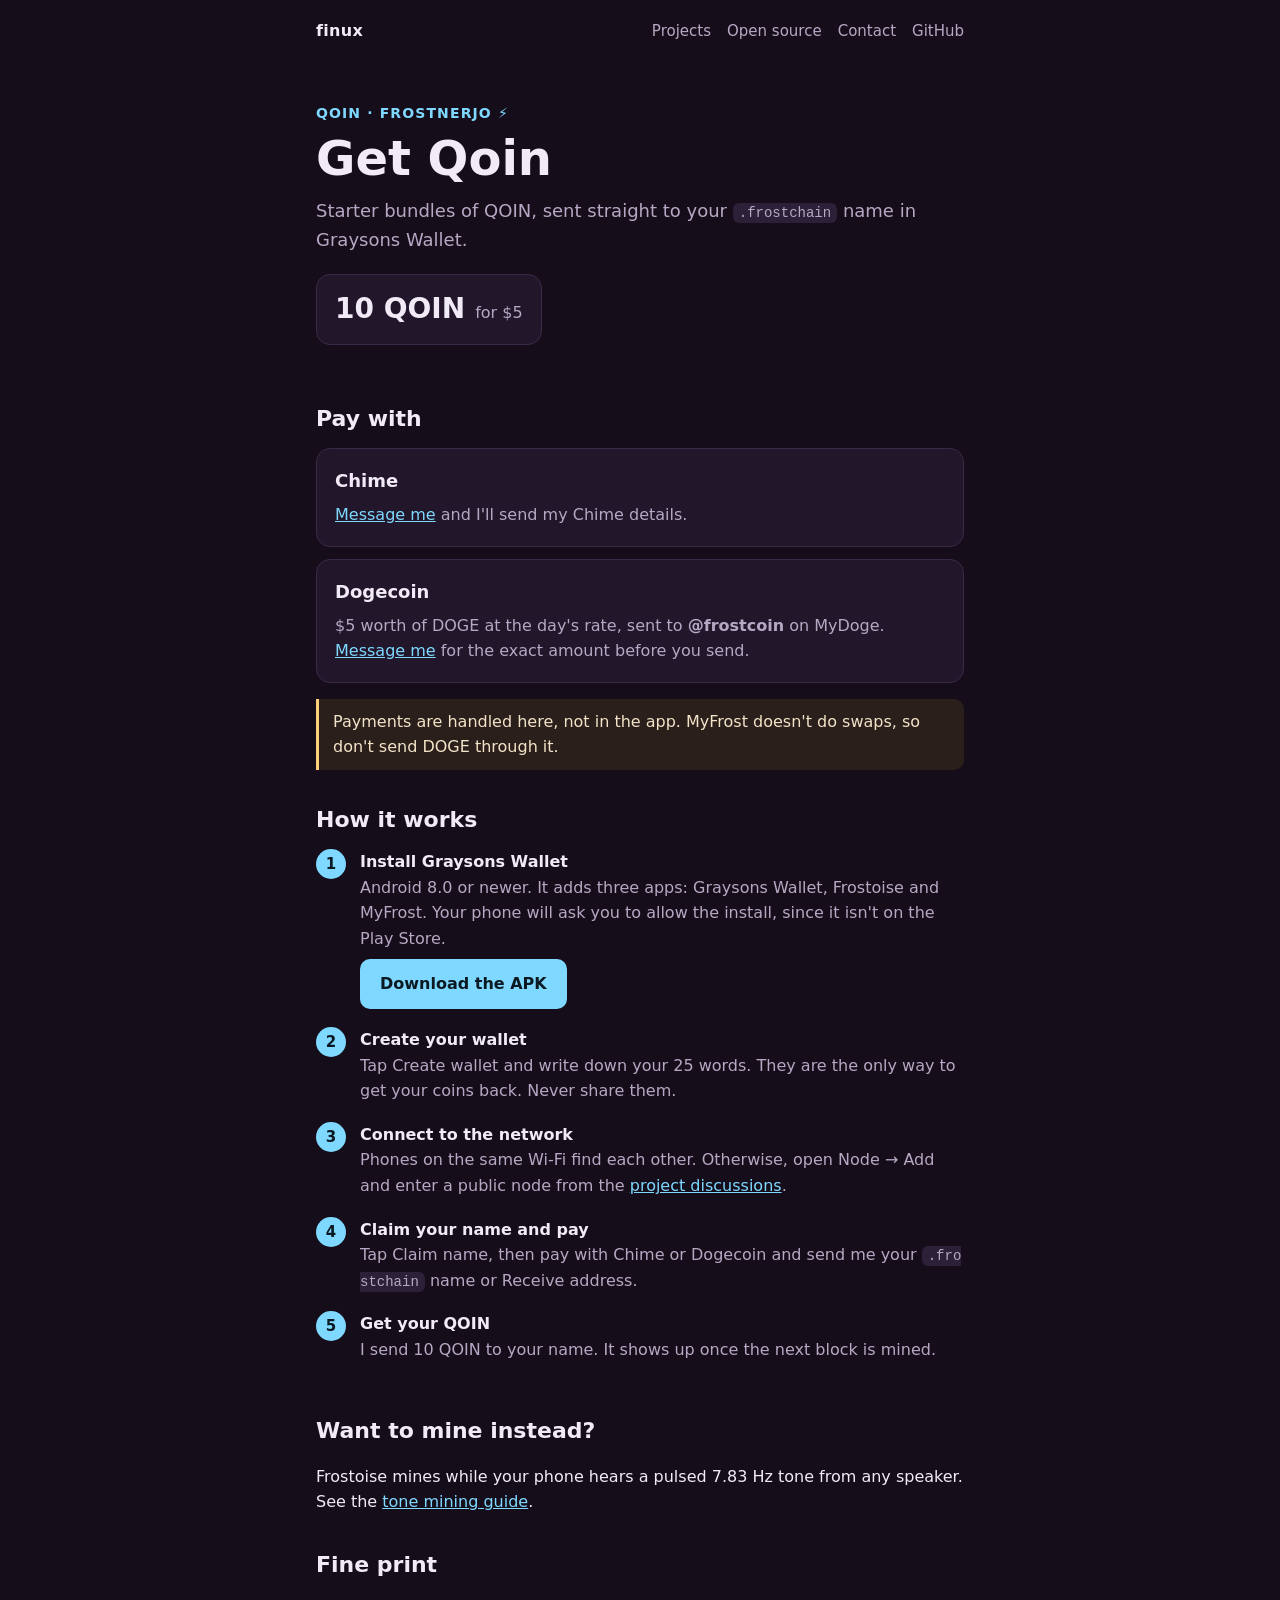
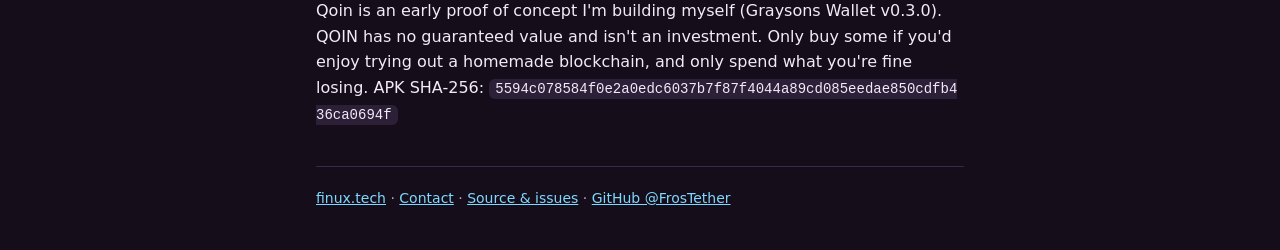
<file: attachments/index.html>
<!doctype html>
<html lang="en">
<head>
<meta charset="utf-8">
<meta name="viewport" content="width=device-width, initial-scale=1">
<title>Get Qoin | finux</title>
<meta name="description" content="Get 10 QOIN for $5. Pay with Chime or Dogecoin, install Graysons Wallet, and receive your QOIN by .frostchain name.">
<meta name="theme-color" content="#150E1A">
<link rel="canonical" href="https://finux.tech/getqoin">
<meta property="og:title" content="Get Qoin | finux">
<meta property="og:description" content="10 QOIN for $5. Pay with Chime or Dogecoin.">
<meta property="og:url" content="https://finux.tech/getqoin">
<meta property="og:image" content="https://finux.tech/og.jpg">
<style>
  :root {
    --bg: #150E1A; --panel: #21162A; --line: #3A2A48; --text: #F1EAF7;
    --muted: #B6A8C4; --accent: #7FD8FF; --accent-ink: #0B1A22; --warn: #FFCF7A;
  }
  * { box-sizing: border-box; }
  body { margin: 0; background: var(--bg); color: var(--text);
    font: 16px/1.6 system-ui, -apple-system, "Segoe UI", Roboto, sans-serif; }
  a { color: var(--accent); }
  .wrap { max-width: 680px; margin: 0 auto; padding: 0 16px; }
  header.top { display: flex; justify-content: space-between; align-items: center; padding: 18px 0; }
  header.top a { text-decoration: none; color: var(--text); }
  .brand { font-weight: 700; letter-spacing: .02em; }
  nav a { margin-left: 16px; color: var(--muted) !important; font-size: 15px; }
  .hero { padding: 40px 0 24px; }
  .eyebrow { color: var(--accent); font-weight: 600; font-size: 14px; letter-spacing: .08em; text-transform: uppercase; }
  h1 { font-size: clamp(32px, 8vw, 48px); line-height: 1.1; margin: 8px 0 12px; }
  .lede { color: var(--muted); font-size: 18px; margin: 0; }
  .price { display: inline-flex; gap: 10px; align-items: baseline; margin-top: 20px;
    background: var(--panel); border: 1px solid var(--line); border-radius: 14px; padding: 12px 18px; }
  .price b { font-size: 28px; }
  .price span { color: var(--muted); }
  section { margin: 32px 0; }
  h2 { font-size: 22px; margin: 0 0 12px; }
  .card { background: var(--panel); border: 1px solid var(--line); border-radius: 14px; padding: 18px; margin-bottom: 12px; }
  .card h3 { margin: 0 0 6px; font-size: 18px; }
  .card p { margin: 0; color: var(--muted); }
  ol.steps { list-style: none; counter-reset: s; padding: 0; margin: 0; }
  ol.steps li { counter-increment: s; position: relative; padding: 0 0 18px 44px; }
  ol.steps li::before { content: counter(s); position: absolute; left: 0; top: 0; width: 30px; height: 30px;
    border-radius: 50%; background: var(--accent); color: var(--accent-ink); font-weight: 700;
    display: grid; place-items: center; font-size: 15px; }
  ol.steps li b { display: block; }
  ol.steps li span { color: var(--muted); }
  .btn { display: inline-block; background: var(--accent); color: var(--accent-ink); font-weight: 700;
    text-decoration: none; padding: 12px 20px; border-radius: 10px; margin-top: 8px; }
  code { background: #2C1F38; padding: 2px 6px; border-radius: 6px; font-size: 14px; word-break: break-all; }
  .note { border-left: 3px solid var(--warn); padding: 10px 14px; background: #2A1F1A; border-radius: 0 10px 10px 0; color: #F3E3C8; }
  footer { border-top: 1px solid var(--line); margin-top: 40px; padding: 20px 0 40px; color: var(--muted); font-size: 14px; }
</style>
</head>
<body>
<div class="wrap">
  <header class="top">
    <a class="brand" href="https://finux.tech/">finux</a>
    <nav><a href="https://finux.tech/projects">Projects</a><a href="https://finux.tech/opensource">Open source</a><a href="https://finux.tech/contact">Contact</a><a href="https://github.com/FrosTether">GitHub</a></nav>
  </header>

  <div class="hero">
    <div class="eyebrow">Qoin · Frostnerjo ⚡</div>
    <h1>Get Qoin</h1>
    <p class="lede">Starter bundles of QOIN, sent straight to your <code>.frostchain</code> name in Graysons Wallet.</p>
    <div class="price"><b>10 QOIN</b><span>for $5</span></div>
  </div>

  <section>
    <h2>Pay with</h2>
    <div class="card">
      <h3>Chime</h3>
      <p><a href="https://finux.tech/contact">Message me</a> and I'll send my Chime details.</p>
    </div>
    <div class="card">
      <h3>Dogecoin</h3>
      <p>$5 worth of DOGE at the day's rate, sent to <b>@frostcoin</b> on MyDoge. <a href="https://finux.tech/contact">Message me</a> for the exact amount before you send.</p>
    </div>
    <p class="note">Payments are handled here, not in the app. MyFrost doesn't do swaps, so don't send DOGE through it.</p>
  </section>

  <section>
    <h2>How it works</h2>
    <ol class="steps">
      <li><b>Install Graysons Wallet</b><span>Android 8.0 or newer. It adds three apps: Graysons Wallet, Frostoise and MyFrost. Your phone will ask you to allow the install, since it isn't on the Play Store.</span><br>
        <a class="btn" href="https://github.com/FrosTether/Graysons-Wallet/raw/main/releases/GraysonsWallet-0.3.0-poc.apk">Download the APK</a></li>
      <li><b>Create your wallet</b><span>Tap Create wallet and write down your 25 words. They are the only way to get your coins back. Never share them.</span></li>
      <li><b>Connect to the network</b><span>Phones on the same Wi-Fi find each other. Otherwise, open Node → Add and enter a public node from the <a href="https://github.com/FrosTether/Graysons-Wallet/discussions">project discussions</a>.</span></li>
      <li><b>Claim your name and pay</b><span>Tap Claim name, then pay with Chime or Dogecoin and send me your <code>.frostchain</code> name or Receive address.</span></li>
      <li><b>Get your QOIN</b><span>I send 10 QOIN to your name. It shows up once the next block is mined.</span></li>
    </ol>
  </section>

  <section>
    <h2>Want to mine instead?</h2>
    <p>Frostoise mines while your phone hears a pulsed 7.83 Hz tone from any speaker. See the <a href="https://github.com/FrosTether/Graysons-Wallet#tone-mining">tone mining guide</a>.</p>
  </section>

  <section>
    <h2>Fine print</h2>
    <p>Qoin is an early proof of concept I'm building myself (Graysons Wallet v0.3.0). QOIN has no guaranteed value and isn't an investment. Only buy some if you'd enjoy trying out a homemade blockchain, and only spend what you're fine losing. APK SHA-256: <code>5594c078584f0e2a0edc6037b7f87f4044a89cd085eedae850cdfb436ca0694f</code></p>
  </section>

  <footer>
    <a href="https://finux.tech/">finux.tech</a> · <a href="https://finux.tech/contact">Contact</a> · <a href="https://github.com/FrosTether/Graysons-Wallet">Source &amp; issues</a> · <a href="https://github.com/FrosTether">GitHub @FrosTether</a>
  </footer>
</div>
</body>
</html>
</file>
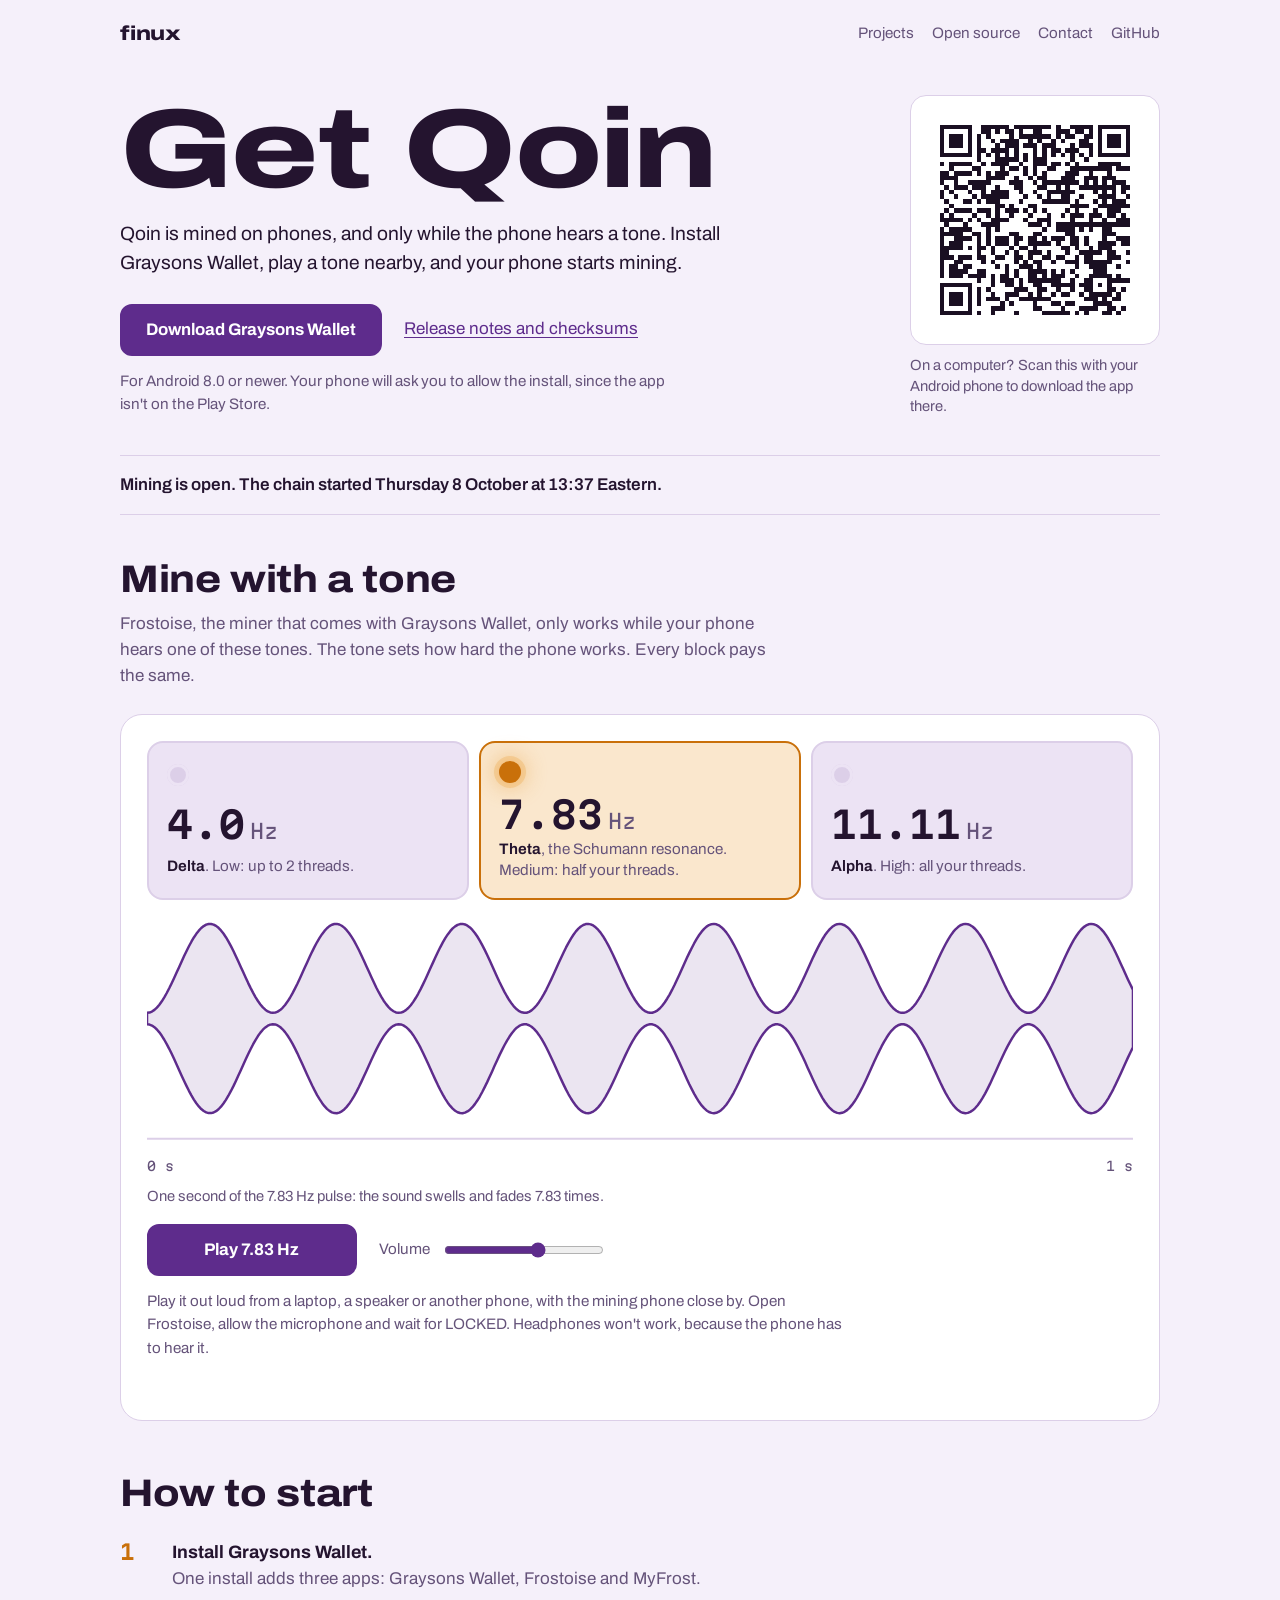
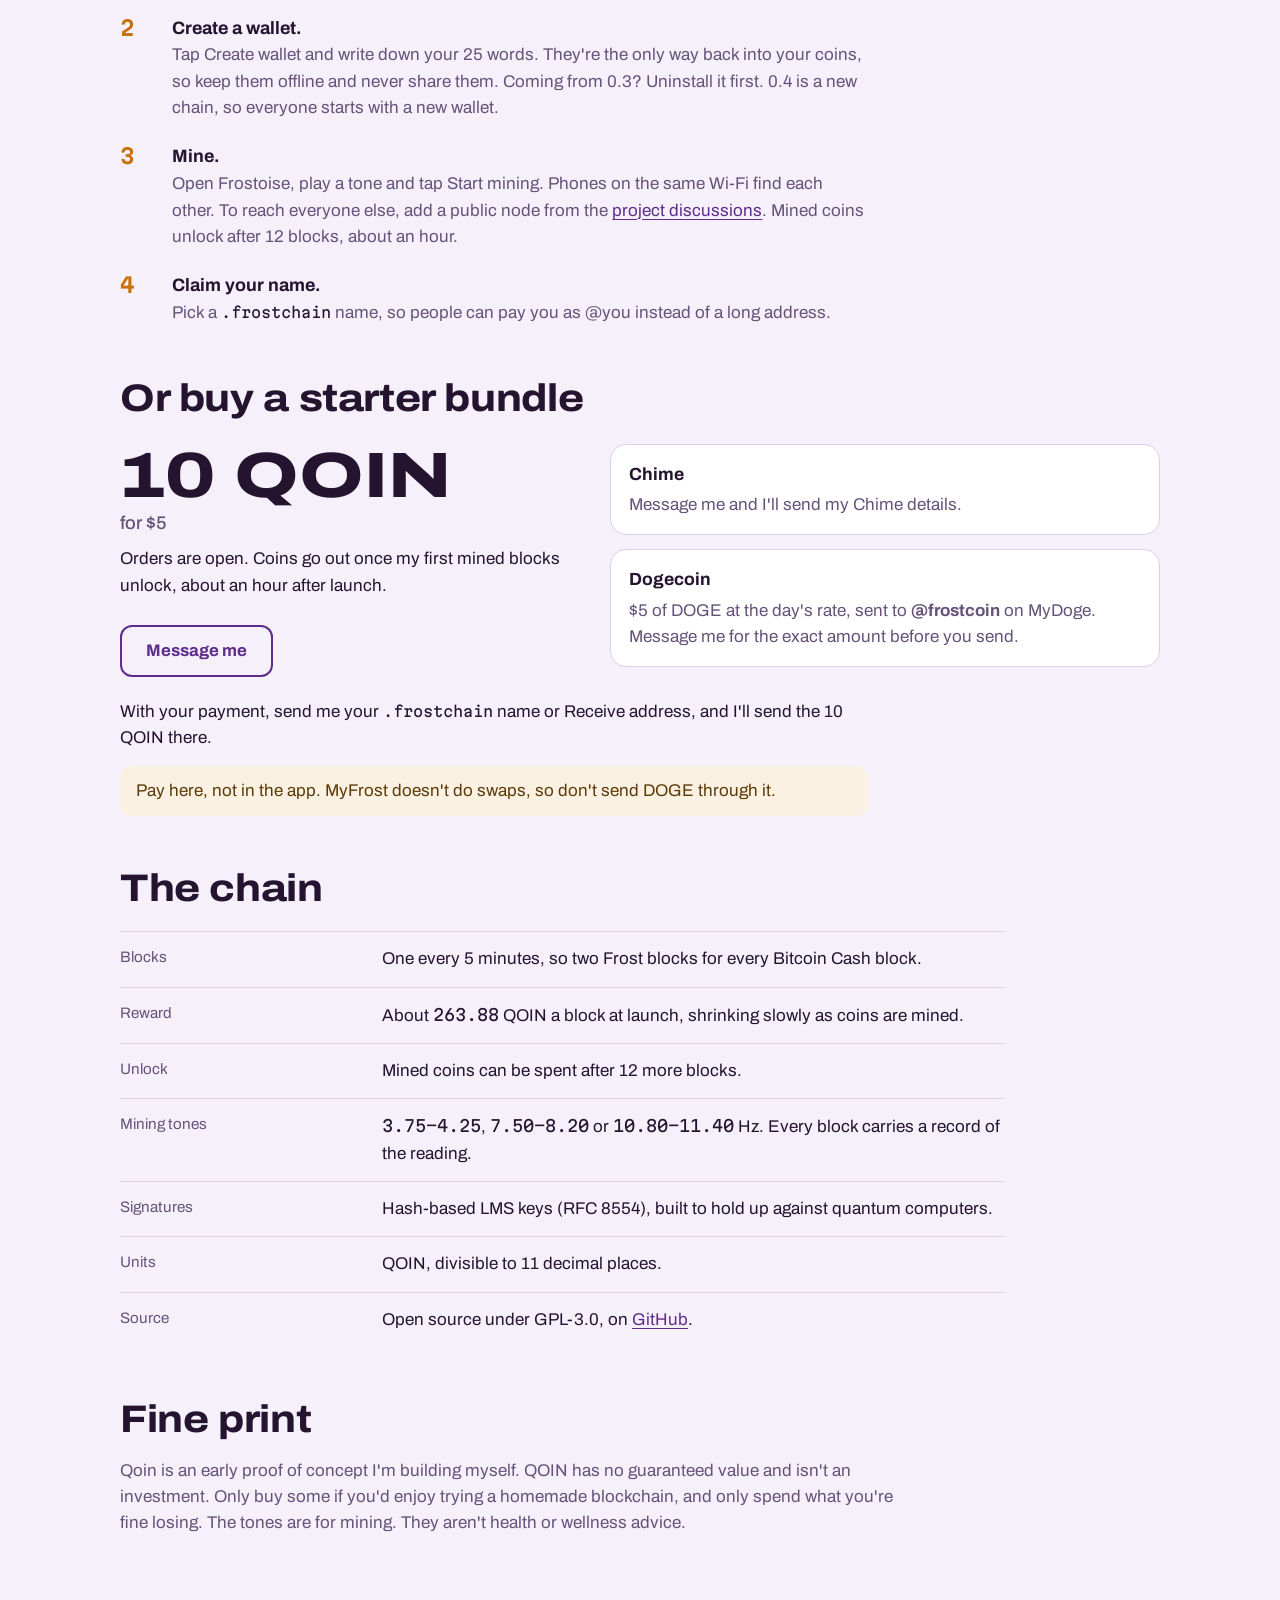
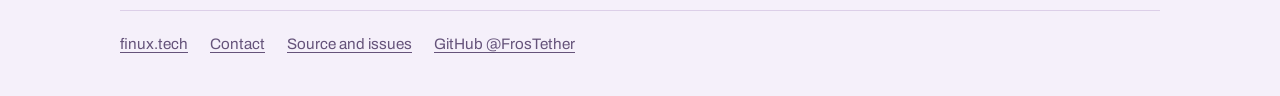
<file: site/getqoin/index.html>
<!doctype html>
<html lang="en">
<head>
<meta charset="utf-8">
<meta name="viewport" content="width=device-width, initial-scale=1, viewport-fit=cover">
<title>Get Qoin | finux</title>
<meta name="description" content="Install Graysons Wallet and mine Qoin on your Android phone, only while it hears a tone. Mining is open.">
<meta name="theme-color" content="#f5f0fa" media="(prefers-color-scheme: light)">
<meta name="theme-color" content="#150e1a" media="(prefers-color-scheme: dark)">
<meta property="og:type" content="website">
<meta property="og:title" content="Get Qoin">
<meta property="og:description" content="Install Graysons Wallet and mine Qoin on your Android phone, only while it hears a tone. Mining is open.">
<meta property="og:url" content="https://finux.tech/getqoin/">
<meta property="og:image" content="https://finux.tech/getqoin/og.png">
<meta property="og:image:width" content="1200">
<meta property="og:image:height" content="630">
<meta property="og:image:alt" content="Get Qoin. Three mining tones: 4.0, 7.83 and 11.11 Hz.">
<meta name="twitter:card" content="summary_large_image">
<link rel="icon" href="data:image/svg+xml,%3Csvg xmlns='http://www.w3.org/2000/svg' viewBox='0 0 32 32'%3E%3Ccircle cx='16' cy='16' r='15' fill='%23150e1a'/%3E%3Ccircle cx='16' cy='16' r='8' fill='%23ffb547'/%3E%3C/svg%3E">
<link rel="preload" href="fonts/archivo.woff" as="font" type="font/woff" crossorigin>
<style>
@font-face { font-family: "Archivo"; src: url("fonts/archivo.woff") format("woff");
  font-weight: 100 900; font-stretch: 62% 125%; font-display: swap; }
@font-face { font-family: "Martian Mono"; src: url("fonts/martian-mono.woff") format("woff");
  font-weight: 100 800; font-stretch: 75% 112.5%; font-display: swap; }
:root {
  --ground: #f5f0fa;
  --surface: #ffffff;
  --sunk: #ece3f4;
  --ink: #24142f;
  --muted: #65537a;
  --line: #dccfe8;
  --plum: #5e2c8c;
  --plum-ink: #ffffff;
  --lamp: #c9700a;
  --lamp-soft: rgba(232, 144, 28, 0.22);
  --lamp-glow: rgba(232, 144, 28, 0.45);
  --wave: #5e2c8c;
  --wave-fill: rgba(94, 44, 140, 0.12);
  --note: #fbf1e3;
  --note-ink: #5b3a06;
  color-scheme: light;
}
@media (prefers-color-scheme: dark) {
  :root:not([data-theme="light"]) {
    --ground: #150e1a;
    --surface: #20152a;
    --sunk: #1a1122;
    --ink: #f1eaf7;
    --muted: #b4a5c3;
    --line: #3a2a48;
    --plum: #cba6f7;
    --plum-ink: #1a0f22;
    --lamp: #ffb547;
    --lamp-soft: rgba(255, 181, 71, 0.18);
    --lamp-glow: rgba(255, 181, 71, 0.5);
    --wave: #cba6f7;
    --wave-fill: rgba(203, 166, 247, 0.14);
    --note: #2a1f1a;
    --note-ink: #f3e3c8;
    color-scheme: dark;
  }
}
:root[data-theme="dark"] {
  --ground: #150e1a;
  --surface: #20152a;
  --sunk: #1a1122;
  --ink: #f1eaf7;
  --muted: #b4a5c3;
  --line: #3a2a48;
  --plum: #cba6f7;
  --plum-ink: #1a0f22;
  --lamp: #ffb547;
  --lamp-soft: rgba(255, 181, 71, 0.18);
  --lamp-glow: rgba(255, 181, 71, 0.5);
  --wave: #cba6f7;
  --wave-fill: rgba(203, 166, 247, 0.14);
  --note: #2a1f1a;
  --note-ink: #f3e3c8;
  color-scheme: dark;
}

* { box-sizing: border-box; }
html { -webkit-text-size-adjust: 100%; }
body {
  margin: 0;
  background: var(--ground);
  color: var(--ink);
  font-family: "Archivo", system-ui, -apple-system, "Segoe UI", Roboto, sans-serif;
  font-size: 1.0625rem;
  line-height: 1.55;
  font-variation-settings: "wdth" 100;
}
a { color: var(--plum); text-underline-offset: 0.18em; }
a:hover { text-decoration-thickness: 2px; }
:focus-visible { outline: 3px solid var(--lamp); outline-offset: 3px; border-radius: 4px; }
.mono { font-family: "Martian Mono", ui-monospace, "SFMono-Regular", Menlo, Consolas, monospace; font-variant-numeric: tabular-nums; }
.sr-only { position: absolute; width: 1px; height: 1px; padding: 0; margin: -1px; overflow: hidden; clip: rect(0 0 0 0); white-space: nowrap; border: 0; }

.wrap { max-width: 1080px; margin: 0 auto; padding-inline: 20px; }

/* Header */
.top { display: flex; justify-content: space-between; align-items: center; gap: 16px; padding-block: 18px; }
.brand { color: var(--ink); text-decoration: none; font-weight: 800; font-size: 1.25rem; font-variation-settings: "wdth" 125; letter-spacing: -0.01em; }
.top nav { display: flex; flex-wrap: wrap; justify-content: flex-end; gap: 4px 18px; }
.top nav a { color: var(--muted); text-decoration: none; font-size: 0.95rem; white-space: nowrap; }
.top nav a:hover { color: var(--ink); }

/* Hero */
.hero { display: grid; grid-template-columns: minmax(0, 1fr); gap: 32px; padding-block: 28px 8px; }
h1 {
  margin: 0;
  font-size: clamp(3.1rem, 15.5vw, 7rem);
  line-height: 0.92;
  font-weight: 800;
  font-variation-settings: "wdth" 125;
  letter-spacing: -0.015em;
  text-wrap: balance;
}
.lede { margin: 18px 0 0; font-size: 1.2rem; line-height: 1.5; max-width: 34em; color: var(--ink); }
.cta { display: flex; flex-wrap: wrap; align-items: center; gap: 12px 22px; margin-top: 26px; }
.btn {
  display: inline-flex; align-items: center; justify-content: center; gap: 10px;
  min-height: 52px; padding: 0 24px; border-radius: 12px;
  font: inherit; font-weight: 700; font-size: 1.05rem; text-decoration: none; cursor: pointer;
  border: 2px solid var(--plum); background: var(--plum); color: var(--plum-ink);
}
.btn:hover { filter: brightness(1.06); }
.btn.quiet { background: transparent; color: var(--plum); }
.fine { margin: 14px 0 0; color: var(--muted); font-size: 0.95rem; max-width: 36em; }
.qr { display: none; }

/* Launch strip */
.launch {
  display: flex; flex-wrap: wrap; align-items: baseline; justify-content: space-between; gap: 6px 24px;
  margin-top: 30px; padding-block: 16px; border-block: 1px solid var(--line);
}
.launch p { margin: 0; }
.launch .when { font-weight: 600; }
.launch .local { color: var(--muted); font-size: 0.95rem; }
.countdown { font-size: clamp(1.35rem, 5.6vw, 1.9rem); font-weight: 500; color: var(--lamp); white-space: nowrap; }
.after { display: none; }
.is-open .before { display: none; }
.is-open .after { display: inline; }

/* Sections */
section { padding-block: 44px 8px; }
h2 {
  margin: 0 0 10px;
  font-size: clamp(1.7rem, 5.4vw, 2.4rem);
  line-height: 1.08;
  font-weight: 750;
  font-variation-settings: "wdth" 112;
  letter-spacing: -0.01em;
  text-wrap: balance;
}
.intro { margin: 0; max-width: 38em; color: var(--muted); }

/* Tone station: the one loud thing on the page */
.station {
  margin-top: 24px; padding: 18px; border-radius: 22px;
  background: var(--surface); border: 1px solid var(--line);
}
.lamps { display: grid; grid-template-columns: minmax(0, 1fr); gap: 10px; margin: 0; padding: 0; border: 0; }
.lamp {
  position: relative; display: grid; grid-template-columns: auto minmax(0, 1fr); align-items: center; gap: 4px 16px;
  padding: 14px 16px; border-radius: 16px; border: 2px solid var(--line); background: var(--sunk); cursor: pointer;
}
.lamp input { position: absolute; opacity: 0; pointer-events: none; }
.bulb {
  grid-row: span 2; width: 22px; height: 22px; border-radius: 50%;
  background: var(--line); box-shadow: inset 0 0 0 3px var(--sunk);
}
.hz { font-size: 1.75rem; font-weight: 600; line-height: 1.05; }
.hz small { font-size: 0.55em; font-weight: 400; margin-left: 0.25em; color: var(--muted); }
.what { color: var(--muted); font-size: 0.95rem; line-height: 1.35; }
.what b { color: var(--ink); font-weight: 650; }
.lamp:has(input:checked) { border-color: var(--lamp); background: var(--lamp-soft); }
.lamp:has(input:checked) .bulb { background: var(--lamp); box-shadow: 0 0 0 5px var(--lamp-soft), 0 0 22px 4px var(--lamp-glow); }
.lamp:has(input:focus-visible) { outline: 3px solid var(--lamp); outline-offset: 3px; }
.playing .lamp:has(input:checked) .bulb { box-shadow: 0 0 0 6px var(--lamp-soft), 0 0 34px 10px var(--lamp-glow); }

.scope { margin: 16px 0 0; }
.scope svg { display: block; width: 100%; height: auto; max-width: 100%; }
.scope figcaption { margin-top: 8px; color: var(--muted); font-size: 0.92rem; }
.env { fill: var(--wave-fill); stroke: var(--wave); stroke-width: 2.5; stroke-linejoin: round; }
.axis { stroke: var(--line); stroke-width: 2; }
.ticks { display: flex; justify-content: space-between; margin-top: 4px; color: var(--muted); font-size: 0.8rem; }
.head { stroke: var(--lamp); stroke-width: 4; opacity: 0; }
.playing .head { opacity: 1; animation: sweep 1s linear infinite; }
@keyframes sweep { from { transform: translateX(0); } to { transform: translateX(1000px); } }

.controls { display: flex; flex-wrap: wrap; align-items: center; gap: 14px 22px; margin-top: 16px; }
.play { min-width: 12.5em; }
.playing .play { background: transparent; color: var(--plum); }
.vol { display: flex; align-items: center; gap: 12px; color: var(--muted); font-size: 0.95rem; }
.vol input { width: 160px; accent-color: var(--plum); }
.howto { margin: 14px 0 0; color: var(--muted); font-size: 0.95rem; max-width: 46em; }
.msg { margin: 10px 0 0; color: var(--lamp); font-weight: 600; min-height: 1.4em; }

/* Steps: a real sequence, so numbered */
.steps { list-style: none; counter-reset: step; margin: 24px 0 0; padding: 0; display: grid; gap: 22px; max-width: 44em; }
.steps li { counter-increment: step; display: grid; grid-template-columns: 2.4rem minmax(0, 1fr); gap: 0 14px; }
.steps li::before {
  content: counter(step); grid-row: span 2;
  font-family: "Martian Mono", ui-monospace, monospace; font-weight: 600; font-size: 1.3rem; line-height: 1.6rem;
  color: var(--lamp);
}
.steps b { font-size: 1.12rem; }
.steps span { color: var(--muted); }
.steps .mono, .pay .mono, .then .mono { font-size: 0.86em; color: var(--ink); }

/* Starter bundle */
.deal { margin-top: 24px; display: grid; grid-template-columns: minmax(0, 1fr); gap: 18px 40px; align-items: start; }
.price { margin: 0; font-weight: 800; font-variation-settings: "wdth" 125; font-size: clamp(2.6rem, 11vw, 4rem); line-height: 1; }
.price span { display: block; margin-top: 6px; font-weight: 500; font-variation-settings: "wdth" 100; font-size: 1.15rem; color: var(--muted); }
.opens { margin: 14px 0 0; }
.pay { margin: 0; padding: 0; list-style: none; display: grid; gap: 14px; }
.pay li { padding: 16px 18px; border: 1px solid var(--line); border-radius: 16px; background: var(--surface); }
.pay h3 { margin: 0 0 4px; font-size: 1.1rem; }
.pay p { margin: 0; color: var(--muted); }
.then { margin: 22px 0 0; max-width: 44em; }
.note { margin: 14px 0 0; padding: 12px 16px; border-radius: 12px; background: var(--note); color: var(--note-ink); max-width: 44em; }

/* Chain facts */
.facts { margin: 22px 0 0; display: grid; grid-template-columns: minmax(0, 1fr); max-width: 52em; }
.facts div { display: grid; grid-template-columns: minmax(0, 1fr); gap: 2px; padding-block: 14px; border-top: 1px solid var(--line); }
.facts dt { color: var(--muted); font-size: 0.95rem; }
.facts dd { margin: 0; }
.facts .mono { font-size: 0.95em; white-space: nowrap; }

.print { color: var(--muted); max-width: 46em; }
footer { margin-top: 48px; padding-block: 22px 40px; border-top: 1px solid var(--line); display: flex; flex-wrap: wrap; gap: 8px 22px; font-size: 0.95rem; }
footer a { color: var(--muted); }

@media (min-width: 760px) {
  .lamps { grid-template-columns: repeat(3, minmax(0, 1fr)); }
  .lamp { grid-template-columns: minmax(0, 1fr); padding: 18px; gap: 6px; }
  .bulb { grid-row: auto; margin-bottom: 6px; }
  .hz { font-size: 2.3rem; }
  .station { padding: 26px; }
  .deal { grid-template-columns: minmax(0, 0.9fr) minmax(0, 1.1fr); }
  .facts div { grid-template-columns: 14em minmax(0, 1fr); gap: 24px; }
}
@media (min-width: 900px) {
  .hero { grid-template-columns: minmax(0, 1fr) 250px; align-items: end; }
  .qr { display: block; margin: 0; }
  .qr .tile { display: block; padding: 10px; border-radius: 16px; background: #fff; border: 1px solid var(--line); }
  .qr svg { display: block; width: 100%; height: auto; }
  .qr figcaption { margin-top: 10px; color: var(--muted); font-size: 0.92rem; line-height: 1.4; }
}
@media (prefers-reduced-motion: reduce) {
  .playing .head { animation: none; opacity: 0; }
}
</style>
</head>
<body>
<div class="wrap">
  <header class="top">
    <a class="brand" href="https://finux.tech/">finux</a>
    <nav aria-label="finux">
      <a href="https://finux.tech/projects">Projects</a>
      <a href="https://finux.tech/opensource">Open source</a>
      <a href="https://finux.tech/contact">Contact</a>
      <a href="https://github.com/FrosTether">GitHub</a>
    </nav>
  </header>

  <main>
    <div class="hero">
      <div>
        <h1>Get Qoin</h1>
        <p class="lede">Qoin is mined on phones, and only while the phone hears a tone. Install Graysons Wallet, play a tone nearby, and your phone starts mining.</p>
        <div class="cta">
          <a class="btn" href="https://github.com/FrosTether/Graysons-Wallet/releases/latest/download/GraysonsWallet.apk">Download Graysons Wallet</a>
          <a href="https://github.com/FrosTether/Graysons-Wallet/releases/latest">Release notes and checksums</a>
        </div>
        <p class="fine">For Android 8.0 or newer. Your phone will ask you to allow the install, since the app isn't on the Play Store.</p>
      </div>
      <figure class="qr">
        <span class="tile"><svg xmlns="http://www.w3.org/2000/svg" viewBox="0 0 49 49" shape-rendering="crispEdges" role="img" aria-label="QR code for the Graysons Wallet download"><rect width="49" height="49" fill="#fff"/><path fill="#1a0f22" d="M4 4h7v1h-7zM13 4h6v1h-6zM20 4h8v1h-8zM29 4h1v1h-1zM32 4h5v1h-5zM38 4h7v1h-7zM4 5h1v1h-1zM10 5h1v1h-1zM13 5h2v1h-2zM16 5h1v1h-1zM18 5h2v1h-2zM21 5h1v1h-1zM24 5h2v1h-2zM29 5h3v1h-3zM33 5h2v1h-2zM36 5h1v1h-1zM38 5h1v1h-1zM44 5h1v1h-1zM4 6h1v1h-1zM6 6h3v1h-3zM10 6h1v1h-1zM12 6h1v1h-1zM14 6h1v1h-1zM19 6h1v1h-1zM21 6h7v1h-7zM29 6h1v1h-1zM31 6h2v1h-2zM35 6h2v1h-2zM38 6h1v1h-1zM40 6h3v1h-3zM44 6h1v1h-1zM4 7h1v1h-1zM6 7h3v1h-3zM10 7h1v1h-1zM12 7h1v1h-1zM15 7h1v1h-1zM17 7h4v1h-4zM23 7h1v1h-1zM25 7h1v1h-1zM28 7h1v1h-1zM30 7h1v1h-1zM34 7h2v1h-2zM38 7h1v1h-1zM40 7h3v1h-3zM44 7h1v1h-1zM4 8h1v1h-1zM6 8h3v1h-3zM10 8h1v1h-1zM12 8h1v1h-1zM16 8h1v1h-1zM18 8h3v1h-3zM22 8h3v1h-3zM26 8h3v1h-3zM32 8h1v1h-1zM34 8h3v1h-3zM38 8h1v1h-1zM40 8h3v1h-3zM44 8h1v1h-1zM4 9h1v1h-1zM10 9h1v1h-1zM12 9h2v1h-2zM15 9h4v1h-4zM20 9h1v1h-1zM24 9h1v1h-1zM26 9h1v1h-1zM28 9h2v1h-2zM31 9h3v1h-3zM36 9h1v1h-1zM38 9h1v1h-1zM44 9h1v1h-1zM4 10h7v1h-7zM12 10h1v1h-1zM14 10h1v1h-1zM16 10h1v1h-1zM18 10h1v1h-1zM20 10h1v1h-1zM22 10h1v1h-1zM24 10h1v1h-1zM26 10h1v1h-1zM28 10h1v1h-1zM30 10h1v1h-1zM32 10h1v1h-1zM34 10h1v1h-1zM36 10h1v1h-1zM38 10h7v1h-7zM12 11h1v1h-1zM16 11h5v1h-5zM22 11h1v1h-1zM24 11h3v1h-3zM32 11h1v1h-1zM35 11h1v1h-1zM4 12h1v1h-1zM6 12h5v1h-5zM13 12h1v1h-1zM15 12h4v1h-4zM21 12h1v1h-1zM24 12h3v1h-3zM28 12h2v1h-2zM31 12h1v1h-1zM33 12h1v1h-1zM38 12h5v1h-5zM6 13h1v1h-1zM11 13h2v1h-2zM17 13h1v1h-1zM19 13h2v1h-2zM22 13h1v1h-1zM24 13h1v1h-1zM27 13h2v1h-2zM32 13h9v1h-9zM42 13h3v1h-3zM4 14h2v1h-2zM7 14h4v1h-4zM12 14h1v1h-1zM14 14h1v1h-1zM16 14h3v1h-3zM22 14h1v1h-1zM24 14h1v1h-1zM26 14h1v1h-1zM31 14h3v1h-3zM36 14h1v1h-1zM40 14h1v1h-1zM4 15h4v1h-4zM14 15h4v1h-4zM20 15h1v1h-1zM23 15h1v1h-1zM25 15h2v1h-2zM30 15h3v1h-3zM35 15h3v1h-3zM39 15h3v1h-3zM4 16h1v1h-1zM7 16h1v1h-1zM10 16h5v1h-5zM19 16h3v1h-3zM24 16h1v1h-1zM26 16h8v1h-8zM35 16h1v1h-1zM37 16h1v1h-1zM39 16h1v1h-1zM41 16h3v1h-3zM5 17h1v1h-1zM7 17h3v1h-3zM11 17h3v1h-3zM16 17h1v1h-1zM20 17h2v1h-2zM25 17h2v1h-2zM29 17h1v1h-1zM31 17h1v1h-1zM34 17h8v1h-8zM43 17h2v1h-2zM4 18h1v1h-1zM6 18h1v1h-1zM10 18h1v1h-1zM13 18h1v1h-1zM15 18h4v1h-4zM21 18h1v1h-1zM24 18h1v1h-1zM27 18h6v1h-6zM37 18h1v1h-1zM39 18h1v1h-1zM41 18h1v1h-1zM43 18h1v1h-1zM4 19h1v1h-1zM7 19h1v1h-1zM11 19h1v1h-1zM13 19h6v1h-6zM22 19h1v1h-1zM25 19h1v1h-1zM27 19h1v1h-1zM30 19h2v1h-2zM34 19h1v1h-1zM38 19h4v1h-4zM44 19h1v1h-1zM5 20h1v1h-1zM9 20h2v1h-2zM12 20h1v1h-1zM14 20h3v1h-3zM21 20h1v1h-1zM26 20h6v1h-6zM33 20h1v1h-1zM37 20h1v1h-1zM39 20h1v1h-1zM41 20h3v1h-3zM6 21h1v1h-1zM16 21h2v1h-2zM19 21h1v1h-1zM23 21h2v1h-2zM32 21h4v1h-4zM38 21h7v1h-7zM5 22h1v1h-1zM7 22h4v1h-4zM12 22h3v1h-3zM16 22h1v1h-1zM18 22h3v1h-3zM22 22h1v1h-1zM24 22h1v1h-1zM26 22h1v1h-1zM31 22h1v1h-1zM33 22h1v1h-1zM37 22h1v1h-1zM40 22h3v1h-3zM4 23h1v1h-1zM6 23h1v1h-1zM11 23h1v1h-1zM14 23h1v1h-1zM16 23h1v1h-1zM19 23h1v1h-1zM23 23h1v1h-1zM27 23h1v1h-1zM30 23h1v1h-1zM32 23h3v1h-3zM36 23h3v1h-3zM40 23h2v1h-2zM43 23h1v1h-1zM4 24h5v1h-5zM10 24h1v1h-1zM12 24h1v1h-1zM15 24h4v1h-4zM22 24h1v1h-1zM25 24h3v1h-3zM32 24h1v1h-1zM36 24h1v1h-1zM39 24h1v1h-1zM42 24h3v1h-3zM5 25h1v1h-1zM9 25h1v1h-1zM13 25h4v1h-4zM23 25h3v1h-3zM27 25h1v1h-1zM29 25h16v1h-16zM4 26h1v1h-1zM6 26h5v1h-5zM14 26h1v1h-1zM16 26h1v1h-1zM26 26h1v1h-1zM29 26h4v1h-4zM34 26h1v1h-1zM36 26h1v1h-1zM39 26h2v1h-2zM4 27h5v1h-5zM11 27h2v1h-2zM14 27h1v1h-1zM19 27h2v1h-2zM24 27h2v1h-2zM31 27h2v1h-2zM39 27h3v1h-3zM4 28h1v1h-1zM7 28h4v1h-4zM12 28h1v1h-1zM14 28h1v1h-1zM16 28h3v1h-3zM20 28h2v1h-2zM23 28h2v1h-2zM26 28h1v1h-1zM28 28h3v1h-3zM32 28h2v1h-2zM35 28h1v1h-1zM39 28h1v1h-1zM42 28h3v1h-3zM4 29h1v1h-1zM6 29h3v1h-3zM12 29h1v1h-1zM14 29h1v1h-1zM16 29h3v1h-3zM20 29h1v1h-1zM23 29h5v1h-5zM29 29h1v1h-1zM32 29h2v1h-2zM35 29h1v1h-1zM38 29h4v1h-4zM43 29h2v1h-2zM4 30h5v1h-5zM10 30h1v1h-1zM12 30h2v1h-2zM15 30h1v1h-1zM19 30h1v1h-1zM21 30h2v1h-2zM24 30h1v1h-1zM30 30h2v1h-2zM33 30h1v1h-1zM36 30h1v1h-1zM38 30h3v1h-3zM4 31h2v1h-2zM12 31h1v1h-1zM15 31h1v1h-1zM18 31h1v1h-1zM20 31h1v1h-1zM23 31h3v1h-3zM27 31h1v1h-1zM31 31h1v1h-1zM34 31h5v1h-5zM40 31h2v1h-2zM44 31h1v1h-1zM4 32h3v1h-3zM8 32h3v1h-3zM12 32h2v1h-2zM16 32h2v1h-2zM20 32h2v1h-2zM23 32h1v1h-1zM26 32h2v1h-2zM29 32h2v1h-2zM33 32h1v1h-1zM35 32h2v1h-2zM40 32h3v1h-3zM4 33h1v1h-1zM7 33h2v1h-2zM13 33h1v1h-1zM15 33h1v1h-1zM20 33h1v1h-1zM22 33h1v1h-1zM24 33h2v1h-2zM28 33h1v1h-1zM31 33h3v1h-3zM35 33h6v1h-6zM44 33h1v1h-1zM4 34h1v1h-1zM6 34h2v1h-2zM9 34h2v1h-2zM16 34h1v1h-1zM18 34h1v1h-1zM21 34h3v1h-3zM25 34h1v1h-1zM33 34h1v1h-1zM36 34h4v1h-4zM42 34h1v1h-1zM4 35h1v1h-1zM6 35h4v1h-4zM12 35h2v1h-2zM18 35h1v1h-1zM20 35h1v1h-1zM23 35h4v1h-4zM28 35h1v1h-1zM30 35h1v1h-1zM32 35h1v1h-1zM37 35h3v1h-3zM4 36h1v1h-1zM6 36h3v1h-3zM10 36h4v1h-4zM15 36h1v1h-1zM17 36h2v1h-2zM20 36h1v1h-1zM23 36h2v1h-2zM26 36h1v1h-1zM28 36h3v1h-3zM33 36h1v1h-1zM36 36h5v1h-5zM42 36h1v1h-1zM12 37h1v1h-1zM15 37h1v1h-1zM17 37h3v1h-3zM21 37h1v1h-1zM23 37h7v1h-7zM32 37h1v1h-1zM35 37h2v1h-2zM40 37h5v1h-5zM4 38h7v1h-7zM15 38h1v1h-1zM18 38h2v1h-2zM21 38h1v1h-1zM24 38h2v1h-2zM28 38h5v1h-5zM34 38h3v1h-3zM38 38h1v1h-1zM40 38h1v1h-1zM4 39h1v1h-1zM10 39h1v1h-1zM12 39h1v1h-1zM14 39h1v1h-1zM20 39h3v1h-3zM25 39h2v1h-2zM29 39h1v1h-1zM32 39h1v1h-1zM35 39h2v1h-2zM40 39h2v1h-2zM43 39h1v1h-1zM4 40h1v1h-1zM6 40h3v1h-3zM10 40h1v1h-1zM12 40h1v1h-1zM15 40h1v1h-1zM18 40h3v1h-3zM23 40h1v1h-1zM25 40h1v1h-1zM28 40h1v1h-1zM30 40h2v1h-2zM34 40h1v1h-1zM36 40h5v1h-5zM42 40h1v1h-1zM4 41h1v1h-1zM6 41h3v1h-3zM10 41h1v1h-1zM12 41h1v1h-1zM14 41h3v1h-3zM18 41h1v1h-1zM21 41h7v1h-7zM35 41h3v1h-3zM39 41h1v1h-1zM41 41h2v1h-2zM4 42h1v1h-1zM6 42h3v1h-3zM10 42h1v1h-1zM12 42h1v1h-1zM17 42h1v1h-1zM19 42h1v1h-1zM24 42h1v1h-1zM28 42h2v1h-2zM31 42h2v1h-2zM37 42h4v1h-4zM4 43h1v1h-1zM10 43h1v1h-1zM15 43h3v1h-3zM24 43h2v1h-2zM30 43h1v1h-1zM34 43h4v1h-4zM40 43h2v1h-2zM43 43h1v1h-1zM4 44h7v1h-7zM12 44h1v1h-1zM15 44h1v1h-1zM20 44h1v1h-1zM26 44h6v1h-6zM33 44h1v1h-1zM35 44h1v1h-1zM39 44h2v1h-2zM42 44h1v1h-1z"/></svg></span>
        <figcaption>On a computer? Scan this with your Android phone to download the app there.</figcaption>
      </figure>
    </div>

    <div class="launch" id="launch">
      <p>
        <span class="when before">Mining opens Thursday 8 October at 13:37 Eastern.</span>
        <span class="when after">Mining is open. The chain started Thursday 8 October at 13:37 Eastern.</span>
        <span class="local" id="local-time"></span>
      </p>
      <p class="countdown mono before" id="countdown" aria-live="off"></p>
    </div>

    <section id="tones" aria-labelledby="tones-h">
      <h2 id="tones-h">Mine with a tone</h2>
      <p class="intro">Frostoise, the miner that comes with Graysons Wallet, only works while your phone hears one of these tones. The tone sets how hard the phone works. Every block pays the same.</p>

      <div class="station" id="station">
        <fieldset class="lamps">
          <legend class="sr-only">Pick a tone</legend>
          <label class="lamp">
            <input type="radio" name="tone" value="4">
            <span class="bulb" aria-hidden="true"></span>
            <span class="hz mono">4.0<small>Hz</small></span>
            <span class="what"><b>Delta</b>. Low: up to 2 threads.</span>
          </label>
          <label class="lamp">
            <input type="radio" name="tone" value="7.83" checked>
            <span class="bulb" aria-hidden="true"></span>
            <span class="hz mono">7.83<small>Hz</small></span>
            <span class="what"><b>Theta</b>, the Schumann resonance. Medium: half your threads.</span>
          </label>
          <label class="lamp">
            <input type="radio" name="tone" value="11.11">
            <span class="bulb" aria-hidden="true"></span>
            <span class="hz mono">11.11<small>Hz</small></span>
            <span class="what"><b>Alpha</b>. High: all your threads.</span>
          </label>
        </fieldset>

        <figure class="scope">
          <svg viewBox="0 0 1000 240" aria-hidden="true" focusable="false">
            <path class="env" id="env" d=""></path>
            <line class="axis" x1="0" y1="226" x2="1000" y2="226"></line>
            <line class="head" x1="2" y1="6" x2="2" y2="214"></line>
          </svg>
          <div class="ticks mono" aria-hidden="true"><span>0 s</span><span>1 s</span></div>
          <figcaption id="scope-cap">One second of the 7.83 Hz pulse: the sound swells and fades 7.83 times.</figcaption>
        </figure>

        <div class="controls">
          <button class="btn play" id="play" type="button" aria-pressed="false">Play 7.83 Hz</button>
          <label class="vol" for="vol">Volume <input id="vol" type="range" min="0" max="100" value="60"></label>
        </div>
        <p class="howto">Play it out loud from a laptop, a speaker or another phone, with the mining phone close by. Open Frostoise, allow the microphone and wait for LOCKED. Headphones won't work, because the phone has to hear it.</p>
        <p class="msg" id="tone-msg" role="status"></p>
      </div>
    </section>

    <section id="start" aria-labelledby="start-h">
      <h2 id="start-h">How to start</h2>
      <ol class="steps">
        <li><b>Install Graysons Wallet.</b><span>One install adds three apps: Graysons Wallet, Frostoise and MyFrost.</span></li>
        <li><b>Create a wallet.</b><span>Tap Create wallet and write down your 25 words. They're the only way back into your coins, so keep them offline and never share them. Coming from 0.3? Uninstall it first. 0.4 is a new chain, so everyone starts with a new wallet.</span></li>
        <li><b>Mine.</b><span>Open Frostoise, play a tone and tap Start mining. Phones on the same Wi-Fi find each other. To reach everyone else, add a public node from the <a href="https://github.com/FrosTether/Graysons-Wallet/discussions">project discussions</a>. Mined coins unlock after 12 blocks, about an hour.</span></li>
        <li><b>Claim your name.</b><span>Pick a <span class="mono">.frostchain</span> name, so people can pay you as @you instead of a long address.</span></li>
      </ol>
    </section>

    <section id="buy" aria-labelledby="buy-h">
      <h2 id="buy-h">Or buy a starter bundle</h2>
      <div class="deal">
        <div>
          <p class="price">10 QOIN<span>for $5</span></p>
          <p class="opens"><span class="before">Orders open at launch, Thursday 8 October at 13:37 Eastern.</span><span class="after">Orders are open.</span> Coins go out once my first mined blocks unlock, about an hour after launch.</p>
          <div class="cta"><a class="btn quiet" href="https://finux.tech/contact">Message me</a></div>
        </div>
        <ul class="pay">
          <li><h3>Chime</h3><p>Message me and I'll send my Chime details.</p></li>
          <li><h3>Dogecoin</h3><p>$5 of DOGE at the day's rate, sent to <b>@frostcoin</b> on MyDoge. Message me for the exact amount before you send.</p></li>
        </ul>
      </div>
      <p class="then">With your payment, send me your <span class="mono">.frostchain</span> name or Receive address, and I'll send the 10 QOIN there.</p>
      <p class="note">Pay here, not in the app. MyFrost doesn't do swaps, so don't send DOGE through it.</p>
    </section>

    <section id="chain" aria-labelledby="chain-h">
      <h2 id="chain-h">The chain</h2>
      <dl class="facts">
        <div><dt>Blocks</dt><dd>One every 5 minutes, so two Frost blocks for every Bitcoin Cash block.</dd></div>
        <div><dt>Reward</dt><dd>About <span class="mono">263.88</span> QOIN a block at launch, shrinking slowly as coins are mined.</dd></div>
        <div><dt>Unlock</dt><dd>Mined coins can be spent after 12 more blocks.</dd></div>
        <div><dt>Mining tones</dt><dd><span class="mono">3.75–4.25</span>, <span class="mono">7.50–8.20</span> or <span class="mono">10.80–11.40</span> Hz. Every block carries a record of the reading.</dd></div>
        <div><dt>Signatures</dt><dd>Hash-based LMS keys (RFC 8554), built to hold up against quantum computers.</dd></div>
        <div><dt>Units</dt><dd>QOIN, divisible to 11 decimal places.</dd></div>
        <div><dt>Source</dt><dd>Open source under GPL-3.0, on <a href="https://github.com/FrosTether/Graysons-Wallet">GitHub</a>.</dd></div>
      </dl>
    </section>

    <section id="fine-print" aria-labelledby="print-h">
      <h2 id="print-h">Fine print</h2>
      <p class="print">Qoin is an early proof of concept I'm building myself. QOIN has no guaranteed value and isn't an investment. Only buy some if you'd enjoy trying a homemade blockchain, and only spend what you're fine losing. The tones are for mining. They aren't health or wellness advice.</p>
    </section>
  </main>

  <footer>
    <a href="https://finux.tech/">finux.tech</a>
    <a href="https://finux.tech/contact">Contact</a>
    <a href="https://github.com/FrosTether/Graysons-Wallet">Source and issues</a>
    <a href="https://github.com/FrosTether">GitHub @FrosTether</a>
  </footer>
</div>
<script>
(function () {
  'use strict';
  var LAUNCH = 1791481020 * 1000; // Thursday 8 October 2026, 13:37 Eastern: the v0.4 genesis
  var $ = function (id) { return document.getElementById(id); };
  var root = document.documentElement;

  // ---------- launch countdown ----------
  function two(n) { return (n < 10 ? '0' : '') + n; }
  function tick() {
    var left = LAUNCH - Date.now();
    var open = left <= 0;
    root.classList.toggle('is-open', open);
    if (open) { return false; }
    var s = Math.floor(left / 1000);
    var d = Math.floor(s / 86400); s -= d * 86400;
    var h = Math.floor(s / 3600); s -= h * 3600;
    var m = Math.floor(s / 60); s -= m * 60;
    $('countdown').textContent = (d > 0 ? d + (d === 1 ? ' day ' : ' days ') : '') + two(h) + ':' + two(m) + ':' + two(s);
    return true;
  }
  if (tick()) {
    var timer = setInterval(function () { if (!tick()) clearInterval(timer); }, 1000);
  }
  try {
    var opts = { weekday: 'long', hour: 'numeric', minute: '2-digit' };
    var here = new Intl.DateTimeFormat(undefined, opts).format(new Date(LAUNCH));
    var eastern = new Intl.DateTimeFormat(undefined, Object.assign({ timeZone: 'America/New_York' }, opts)).format(new Date(LAUNCH));
    if (here !== eastern && !root.classList.contains('is-open')) {
      $('local-time').textContent = 'That’s ' + here + ' where you are.';
    }
  } catch (e) { /* no Intl time zones: the Eastern time stands alone */ }

  // ---------- tone station ----------
  // The same pulse as Frostoise's own tone player: a 220 Hz hum whose loudness swells and fades
  // at the mining tone, which is what the phone's microphone listens for.
  var tone = { hz: 7.83, ac: null, master: null, nodes: null, on: false };
  var station = $('station'), play = $('play'), vol = $('vol'), msg = $('tone-msg');

  function label(hz) { return (hz === 4 ? '4.0' : String(hz)) + ' Hz'; }

  function drawScope(hz) {
    // One second of the envelope, mirrored like an audio waveform. Static: nothing flashes at the tone rate.
    var top = [], bottom = [], steps = 400, mid = 104, amp = 96;
    for (var i = 0; i <= steps; i++) {
      var t = i / steps;
      var e = 0.06 + 0.94 * (0.5 - 0.5 * Math.cos(2 * Math.PI * hz * t));
      var x = (t * 1000).toFixed(1);
      top.push(x + ' ' + (mid - amp * e).toFixed(1));
      bottom.unshift(x + ' ' + (mid + amp * e).toFixed(1));
    }
    $('env').setAttribute('d', 'M' + top.join(' L') + ' L' + bottom.join(' L') + ' Z');
    $('scope-cap').textContent = 'One second of the ' + label(hz) + ' pulse: the sound swells and fades ' + (hz === 4 ? '4' : hz) + ' times.';
  }

  function stopNodes(nodes) {
    if (!nodes) return;
    nodes.forEach(function (n) {
      try { if (n.stop) n.stop(); } catch (e) { }
      try { n.disconnect(); } catch (e) { }
    });
  }

  function build() {
    var ac = tone.ac;
    var carrier = ac.createOscillator(); carrier.frequency.value = 220;
    var amp = ac.createGain(); amp.gain.value = 0.5;
    var lfo = ac.createOscillator(); lfo.frequency.value = tone.hz;
    var depth = ac.createGain(); depth.gain.value = 0.5;
    lfo.connect(depth); depth.connect(amp.gain); carrier.connect(amp); amp.connect(tone.master);
    carrier.start(); lfo.start();
    tone.nodes = [carrier, lfo, amp, depth];
    tone.lfo = lfo;
  }

  function setPlaying(on) {
    tone.on = on;
    station.classList.toggle('playing', on);
    play.setAttribute('aria-pressed', on ? 'true' : 'false');
    play.textContent = on ? 'Stop the tone' : 'Play ' + label(tone.hz);
  }

  function start() {
    var AC = window.AudioContext || window.webkitAudioContext;
    if (!AC) { msg.textContent = 'This browser can’t play the tone. Try Chrome, Firefox or Safari.'; return; }
    try {
      if (!tone.ac) {
        tone.ac = new AC();
        tone.master = tone.ac.createGain();
        tone.master.gain.value = 0;
        tone.master.connect(tone.ac.destination);
      }
      var go = function () {
        build();
        tone.master.gain.setTargetAtTime(Number(vol.value) / 100, tone.ac.currentTime, 0.08);
        setPlaying(true);
        msg.textContent = '';
      };
      if (tone.ac.state === 'suspended') tone.ac.resume().then(go); else go();
    } catch (e) {
      msg.textContent = 'The tone didn’t start: ' + e.message;
    }
  }

  function stop() {
    var nodes = tone.nodes;
    tone.nodes = null; tone.lfo = null;
    if (tone.master) tone.master.gain.setTargetAtTime(0, tone.ac.currentTime, 0.05);
    setTimeout(function () { stopNodes(nodes); }, 300);
    setPlaying(false);
  }

  play.addEventListener('click', function () { if (tone.on) stop(); else start(); });
  vol.addEventListener('input', function () {
    if (tone.master && tone.on) tone.master.gain.setTargetAtTime(Number(vol.value) / 100, tone.ac.currentTime, 0.05);
  });
  Array.prototype.forEach.call(document.querySelectorAll('input[name="tone"]'), function (r) {
    r.addEventListener('change', function () {
      if (!r.checked) return;
      tone.hz = Number(r.value);
      drawScope(tone.hz);
      if (tone.on && tone.lfo) tone.lfo.frequency.setTargetAtTime(tone.hz, tone.ac.currentTime, 0.05);
      setPlaying(tone.on);
    });
  });
  drawScope(tone.hz);
  setPlaying(false);
})();
</script>
</body>
</html>
</file>
